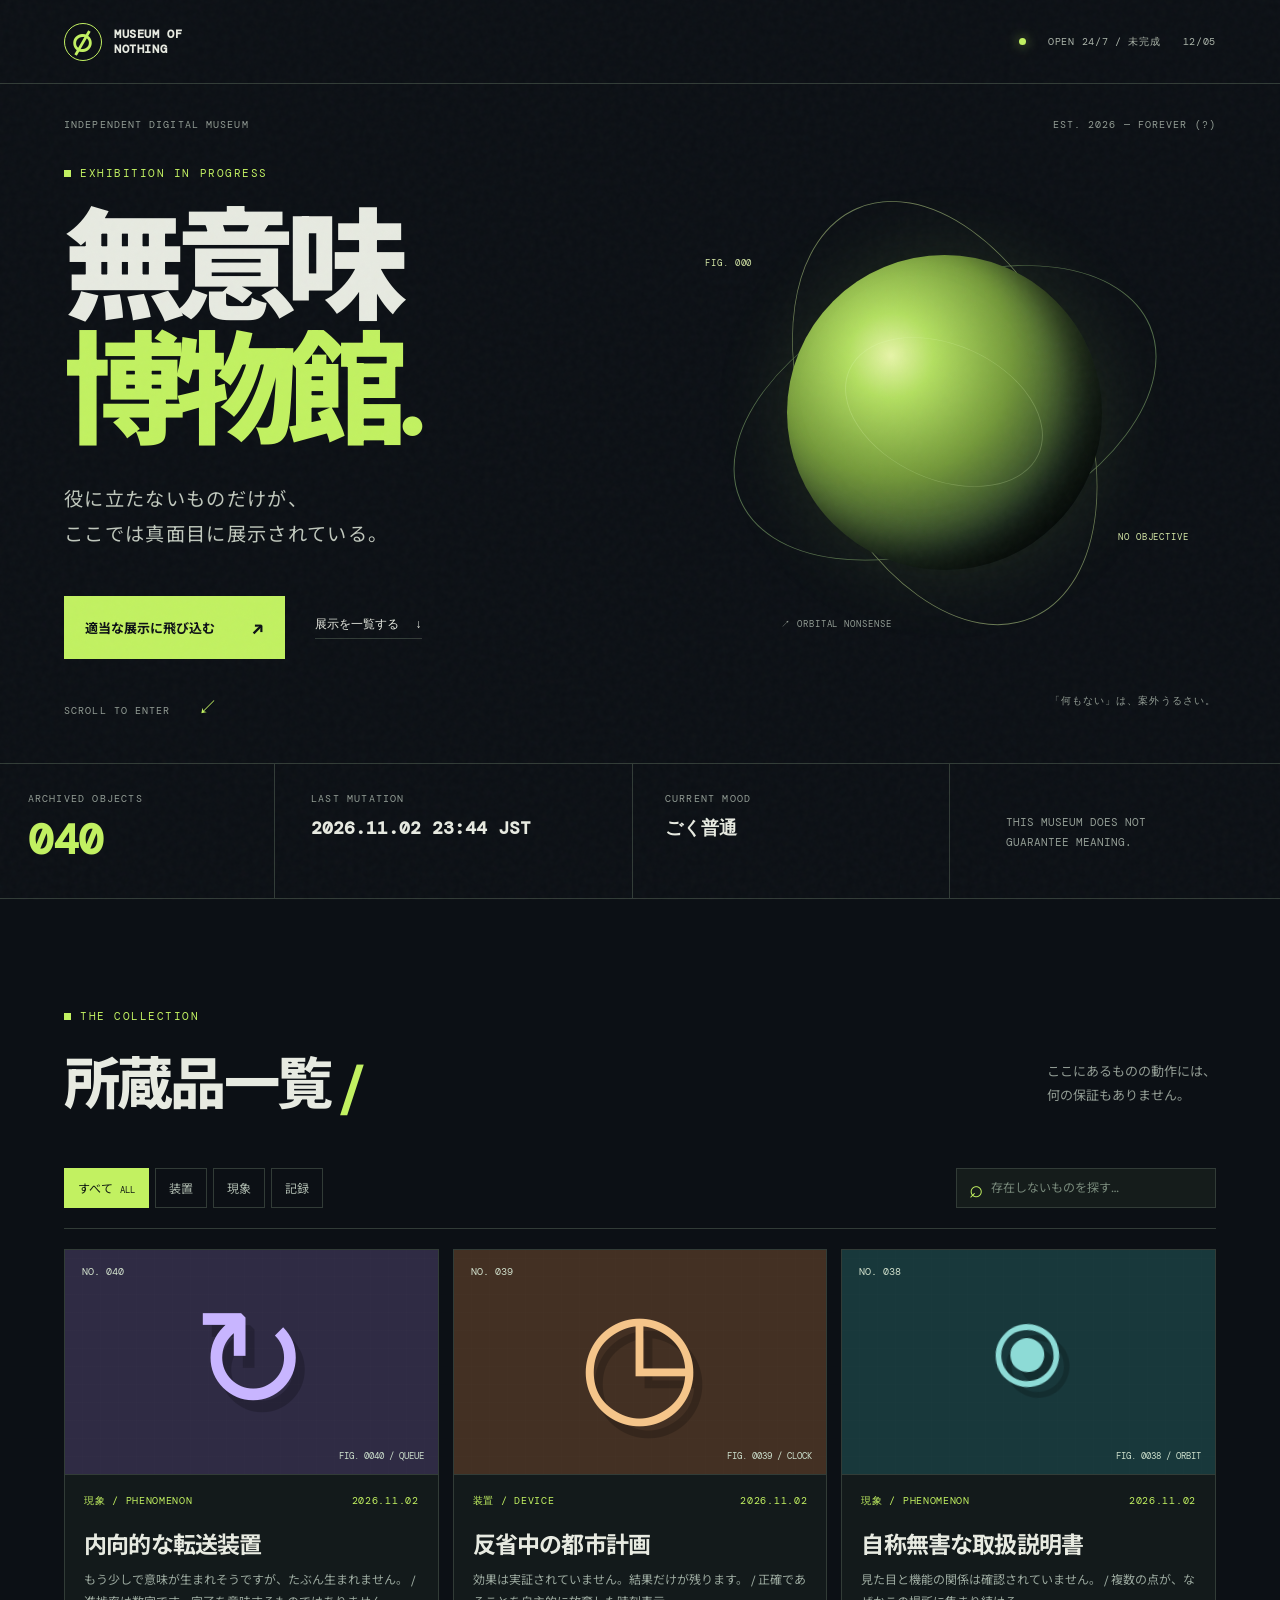
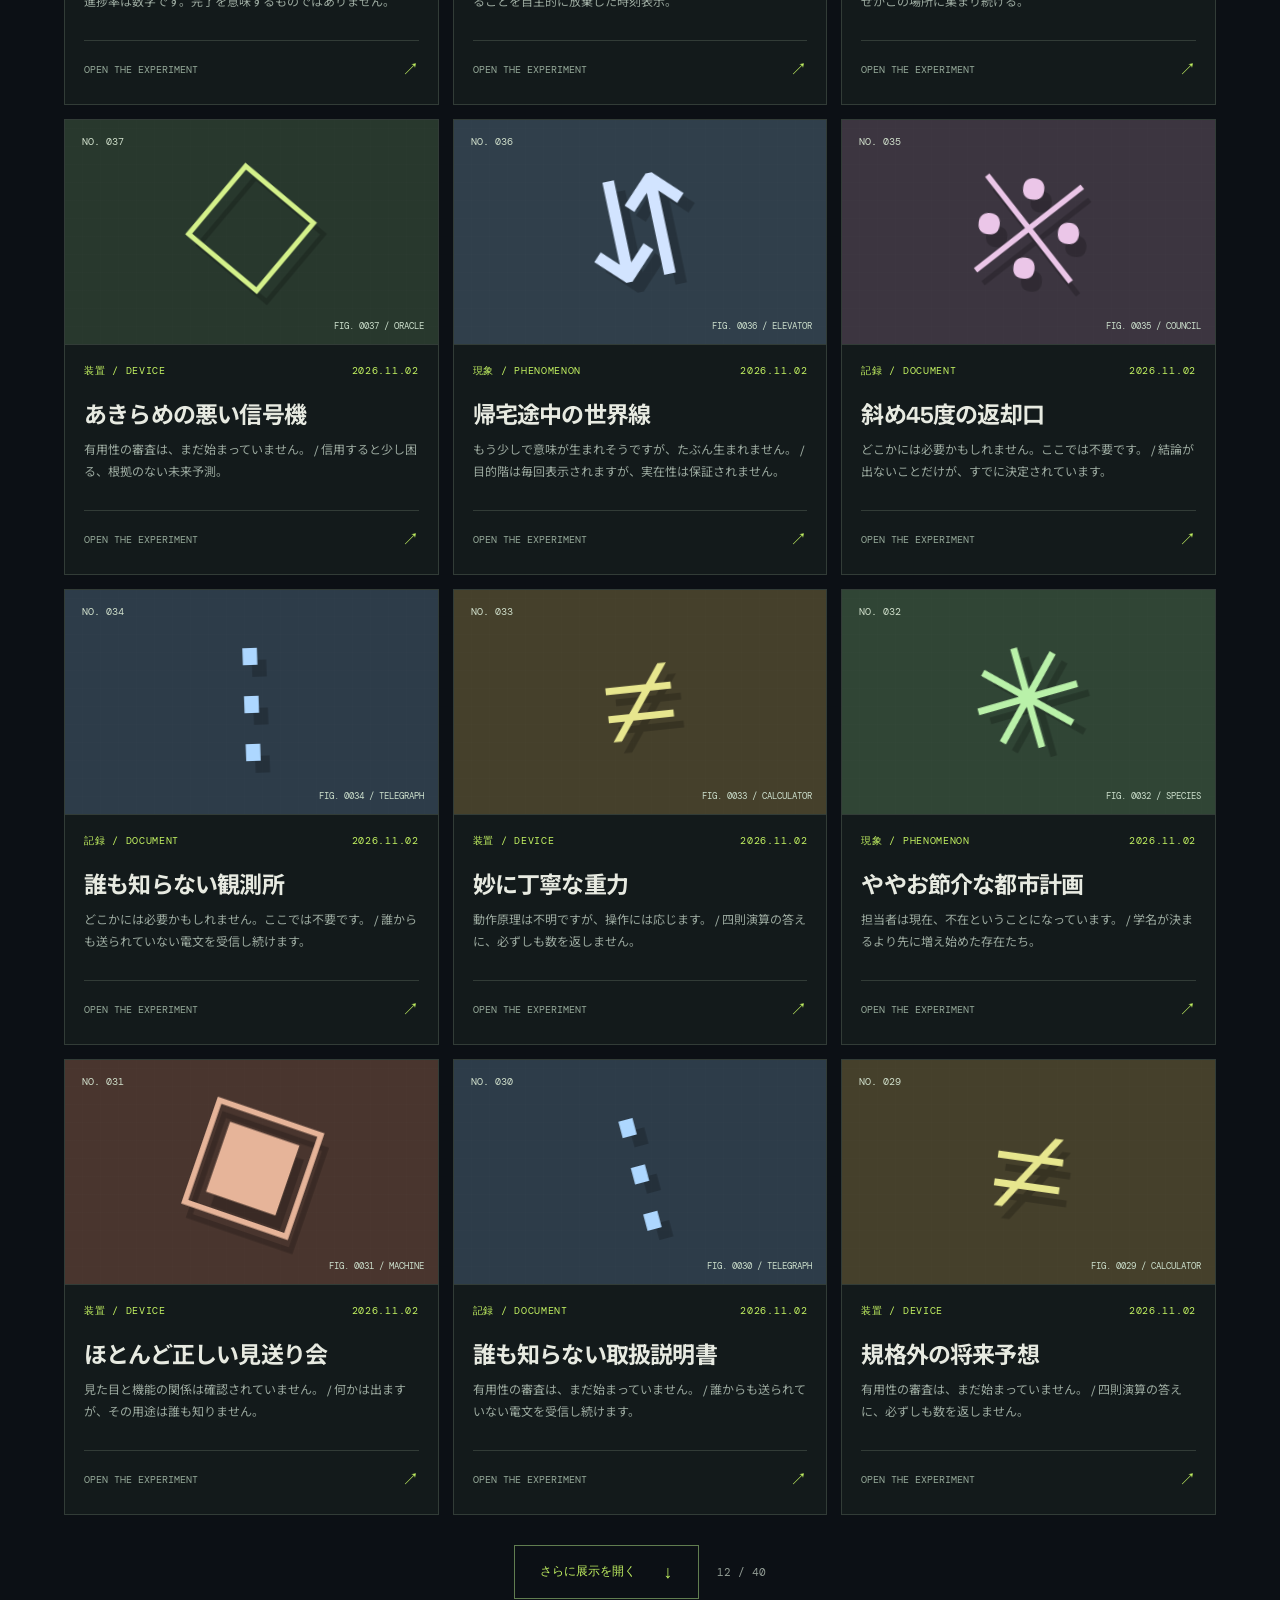
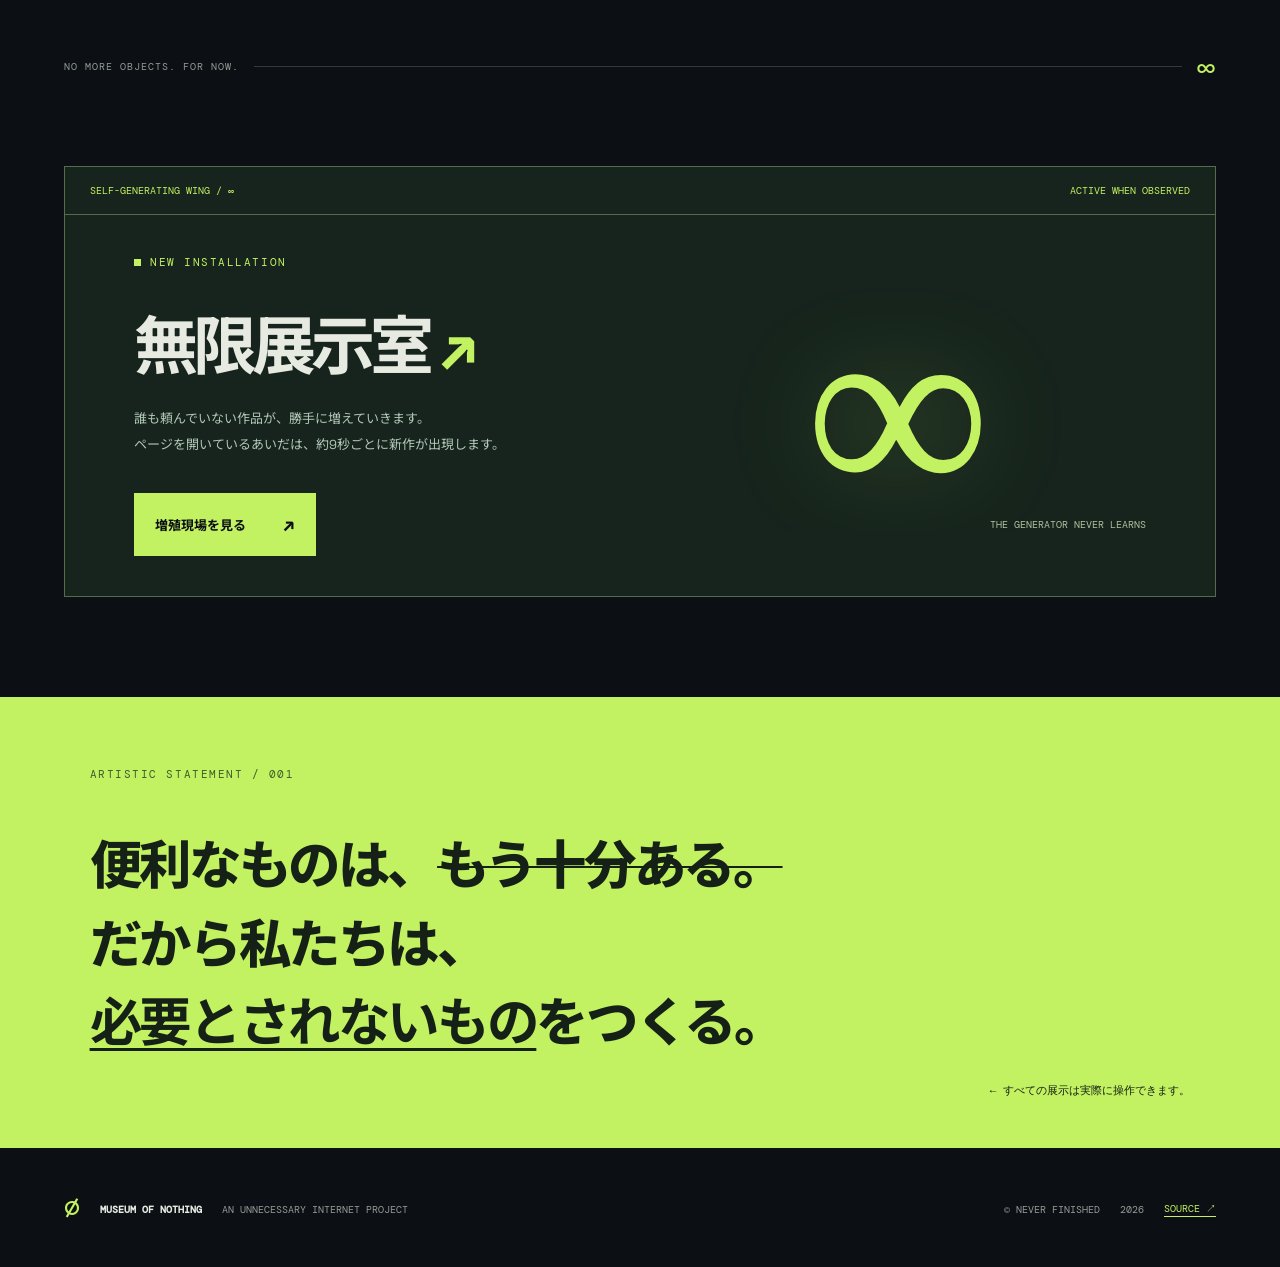
<file: index.html>
<!doctype html>
<html lang="ja">
<head>
  <meta charset="utf-8">
  <meta name="viewport" content="width=device-width, initial-scale=1">
  <meta name="theme-color" content="#0c1015">
  <meta name="description" content="役に立たない実験を蒐集する、無意味博物館。触るたびに何かが起こる。">
  <meta property="og:title" content="無意味博物館 — THE MUSEUM OF NOTHING">
  <meta property="og:description" content="説明不能な小さな装置と、終わらない実験のための場所。">
  <link rel="icon" href="assets/favicon.svg" type="image/svg+xml">
  <link rel="stylesheet" href="assets/style.css">
  <title>無意味博物館 | MUSEUM OF NOTHING</title>
</head>
<body>
  <div class="grain" aria-hidden="true"></div>
  <div class="shell">
    <header class="masthead">
      <a href="./" class="brand" aria-label="無意味博物館 トップ"><span class="brand-mark">∅</span><span>MUSEUM OF<br>NOTHING</span></a>
      <div class="mast-right"><span class="blink-dot"></span><span>OPEN 24/7 / 未完成</span><span id="date-jst"></span></div>
    </header>
    <main>
      <section class="hero" aria-labelledby="main-title">
        <div class="hero-top"><span>INDEPENDENT DIGITAL MUSEUM</span><span>EST. 2026 — FOREVER (?)</span></div>
        <div class="hero-main">
          <div class="hero-text">
            <p class="eyebrow"><span class="square"></span>EXHIBITION IN PROGRESS</p>
            <h1 id="main-title">無意味<br><span>博物館</span><span class="period">.</span></h1>
            <p class="hero-sub">役に立たないものだけが、<br>ここでは真面目に展示されている。</p>
            <div class="hero-actions"><button class="primary" id="surprise">適当な展示に飛び込む <span>↗</span></button><a class="minor-link" href="#collection">展示を一覧する <span>↓</span></a></div>
          </div>
          <div class="specimen" aria-label="回転する無意味な標本" role="img">
            <div class="specimen-ring ring-1"></div><div class="specimen-ring ring-2"></div>
            <div class="specimen-orb"><div class="orb-inner"></div></div>
            <span class="specimen-label label-a">FIG. 000</span><span class="specimen-label label-b">NO OBJECTIVE</span><span class="specimen-label label-c">↗ ORBITAL NONSENSE</span>
          </div>
        </div>
        <div class="hero-bottom"><span>SCROLL TO ENTER <span class="arrow-down">↙</span></span><span>「何もない」は、案外うるさい。</span></div>
      </section>
      <section class="counter-strip" aria-label="博物館の状態">
        <div><span class="counter-label">ARCHIVED OBJECTS</span><strong id="total">000</strong></div>
        <div><span class="counter-label">LAST MUTATION</span><strong id="lastupdate" class="counter-small">—</strong></div>
        <div><span class="counter-label">CURRENT MOOD</span><strong class="counter-small" id="mood">計測不能</strong></div>
        <div class="counter-aside">THIS MUSEUM DOES NOT<br>GUARANTEE MEANING.</div>
      </section>
      <section class="collection" id="collection">
        <div class="section-intro"><div><p class="eyebrow"><span class="square"></span>THE COLLECTION</p><h2>所蔵品一覧 <span>/</span></h2></div><p>ここにあるものの動作には、<br>何の保証もありません。</p></div>
        <div class="toolbar"><div class="filters" id="filters"><button class="chip is-active" data-filter="all">すべて <span>ALL</span></button><button class="chip" data-filter="machine">装置</button><button class="chip" data-filter="simulation">現象</button><button class="chip" data-filter="document">記録</button></div><label class="search"><span>⌕</span><input id="search" placeholder="存在しないものを探す…" aria-label="展示を検索"></label></div>
        <div class="collection-grid" id="gallery" aria-live="polite"></div>
        <div class="load-more-wrap"><button id="load-more" class="load-more" hidden>さらに展示を開く <span>↓</span></button><span id="visible-info">0 / 0</span></div>
        <div class="collection-end"><span>NO MORE OBJECTS. FOR NOW.</span><div class="line"></div><span>∞</span></div>
      </section>
      <section class="live-wing">
        <div class="wing-top"><span>SELF-GENERATING WING / ∞</span><span>ACTIVE WHEN OBSERVED</span></div>
        <div class="wing-body"><div><p class="eyebrow"><span class="square"></span>NEW INSTALLATION</p><h2>無限展示室<span> ↗</span></h2><p>誰も頼んでいない作品が、勝手に増えていきます。<br>ページを開いているあいだは、約9秒ごとに新作が出現します。</p><a class="primary" href="infinite.html">増殖現場を見る <span>↗</span></a></div><div class="wing-ornament"><span>∞</span><small>THE GENERATOR NEVER LEARNS</small></div></div>
      </section>
      <section class="manifesto"><span class="eyebrow">ARTISTIC STATEMENT / 001</span><p>便利なものは、<em>もう十分ある。</em><br>だから私たちは、<br><strong>必要とされないもの</strong>をつくる。</p><div>← すべての展示は実際に操作できます。</div></section>
    </main>
    <footer><div><span class="footer-symbol">∅</span><strong>MUSEUM OF NOTHING</strong><span>AN UNNECESSARY INTERNET PROJECT</span></div><div>© NEVER FINISHED <span id="footer-year">2026</span><a href="https://github.com/lovingthenhk-cpu/perpetual-nonsense-lab" target="_blank" rel="noopener">SOURCE ↗</a></div></footer>
  </div>
  <div id="exhibit-modal" class="modal" aria-hidden="true">
    <div class="modal-bar"><div class="modal-bar-left"><span class="modal-icon">∅</span><span id="modal-code">MUSEUM / EXHIBIT 000</span></div><button class="modal-close" id="close" aria-label="展示を閉じる">CLOSE <span>×</span></button></div>
    <div class="modal-viewport"><div class="modal-info"><span id="modal-type" class="eyebrow"></span><h2 id="modal-title"></h2><p id="modal-description"></p><span id="modal-instruction"></span></div><div id="experiment" class="experiment"></div></div>
    <div class="modal-bottom"><span>INTERACTIVE OBJECT / NO WARRANTY</span><button id="another">次の展示へ ↗</button></div>
  </div>
  <script src="assets/app.js" defer></script>
</body>
</html>
</file>
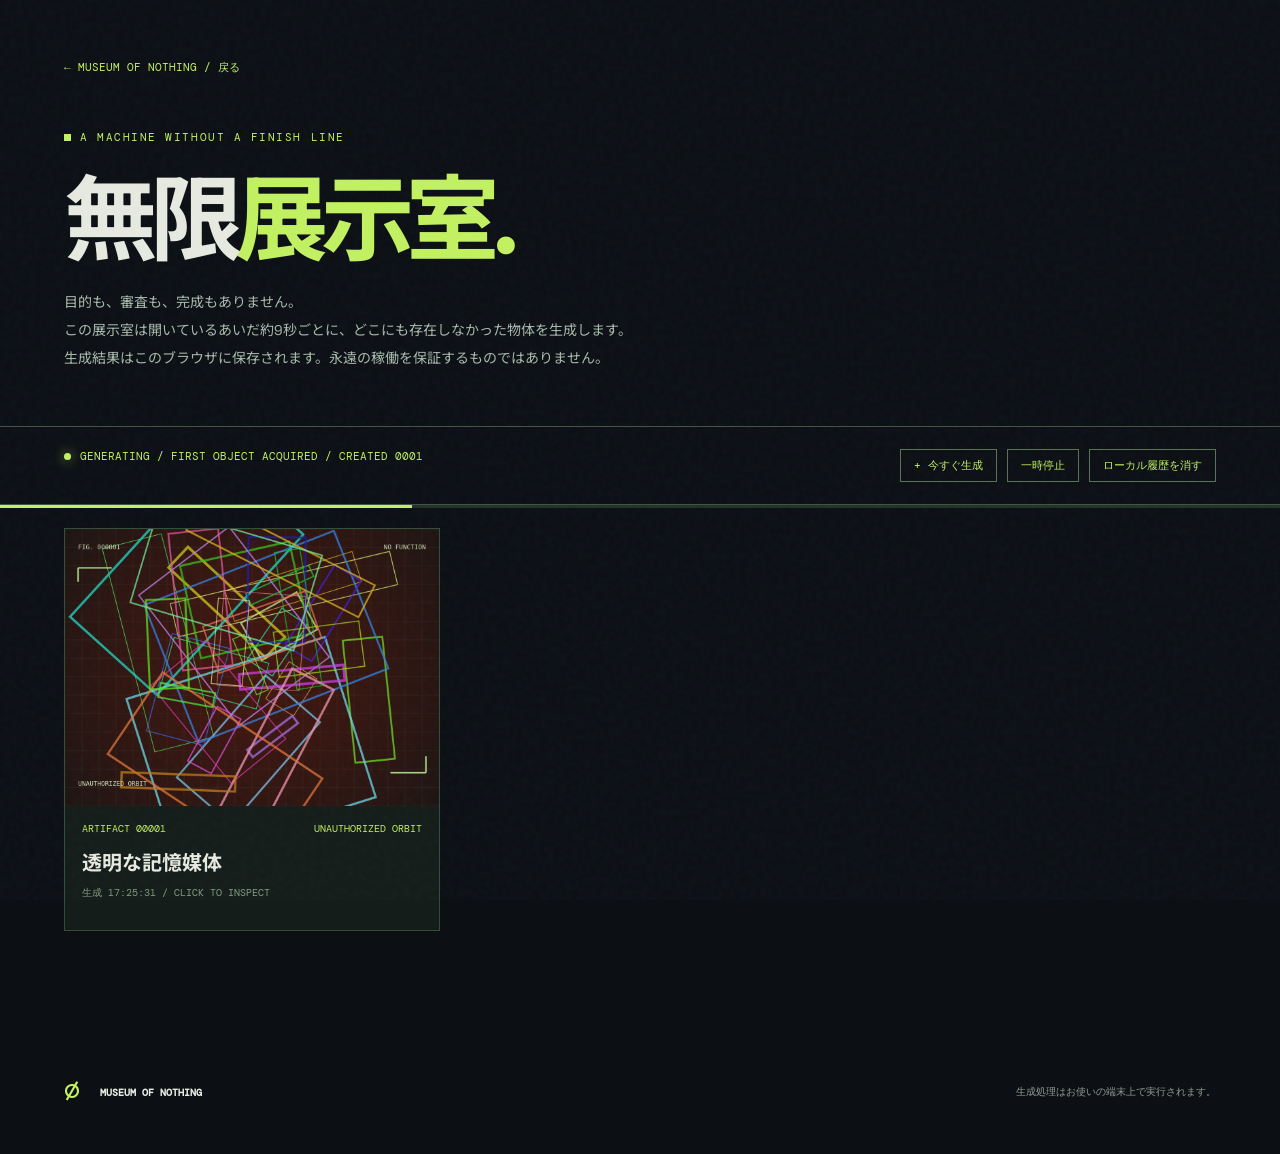
<file: infinite.html>
<!doctype html>
<html lang="ja">
<head><meta charset="utf-8"><meta name="viewport" content="width=device-width,initial-scale=1"><meta name="theme-color" content="#0c1015">
<title>無限展示室 | 無意味博物館</title><link rel="icon" href="assets/favicon.svg" type="image/svg+xml"><link rel="stylesheet" href="assets/style.css">
<style>
.infinite-head{padding:55px 5% 40px;border-bottom:1px solid #425346}.infinite-head .back{font:11px var(--mono);color:var(--acid);display:inline-block;margin-bottom:55px}.infinite-head h1{font-size:clamp(46px,7.3vw,108px);line-height:1.1;letter-spacing:-.08em;margin:15px 0}.infinite-head h1 span{color:var(--acid)}.infinite-head>p{color:#a9b9ad;line-height:2;font-size:14px}.infinite-status{display:flex;justify-content:space-between;flex-wrap:wrap;gap:20px;padding:22px 5%;border-bottom:1px solid #425346;font:11px var(--mono);color:var(--acid)}.infinite-controls{display:flex;gap:10px;flex-wrap:wrap}.infinite-controls button{padding:8px 13px;background:transparent;color:var(--acid);border:1px solid #5a7255;font:11px var(--mono)}.infinite-controls button:hover{background:var(--acid);color:#112016}.infinite-progress{height:3px;background:#233126}.infinite-progress div{height:100%;background:var(--acid);width:0}.infinite-grid{display:grid;grid-template-columns:repeat(3,minmax(0,1fr));gap:12px;padding:20px 5% 100px}.infinite-card{background:#141d1a;border:1px solid #344d3b;overflow:hidden;cursor:pointer;text-align:left;color:var(--ink);padding:0}.infinite-card:hover{border-color:var(--acid)}.infinite-card canvas{display:block;width:100%;height:auto;aspect-ratio:1.35;background:#12211c}.infinite-info{padding:16px 17px 20px}.infinite-info .ii-top{display:flex;justify-content:space-between;color:var(--acid);font:10px var(--mono)}.infinite-info h2{font-size:20px;margin:12px 0 0}.infinite-info p{color:#839c86;font:10px var(--mono)}.infinite-void{padding:60px 5%;color:var(--muted);font:13px var(--mono)}#detail{position:fixed;inset:0;background:#0b1110eb;z-index:150;display:none;align-items:center;justify-content:center;padding:20px}#detail.open{display:flex}.detail-box{width:min(920px,100%);background:#17231d;border:1px solid #6d865f;padding:22px}.detail-bar{display:flex;justify-content:space-between;align-items:center;gap:20px;margin-bottom:15px}.detail-bar h2{margin:0;font-size:23px}.detail-bar button{background:none;border:0;color:var(--acid);font:17px var(--mono)}#detailcanvas{display:block;width:100%;height:auto;background:#0e1613;aspect-ratio:1.55}.detail-note{font:11px var(--mono);color:#b0c4aa;margin-top:12px}@media(max-width:850px){.infinite-grid{grid-template-columns:repeat(2,minmax(0,1fr))}}@media(max-width:550px){.infinite-grid{grid-template-columns:1fr}.infinite-status{gap:15px}}
</style></head>
<body><div class="grain"></div><div class="shell">
<div class="infinite-head"><a class="back" href="./">← MUSEUM OF NOTHING / 戻る</a><div class="eyebrow"><span class="square"></span>A MACHINE WITHOUT A FINISH LINE</div><h1>無限<span>展示室</span><span style="color:var(--acid)">.</span></h1><p>目的も、審査も、完成もありません。<br>この展示室は開いているあいだ約9秒ごとに、どこにも存在しなかった物体を生成します。<br>生成結果はこのブラウザに保存されます。永遠の稼働を保証するものではありません。</p></div>
<div class="infinite-status"><div><span class="blink-dot" style="display:inline-block;margin-right:9px"></span><span id="live-state">GENERATING</span> / CREATED <span id="live-count">0000</span></div><div class="infinite-controls"><button id="make">+ 今すぐ生成</button><button id="pause">一時停止</button><button id="clear">ローカル履歴を消す</button></div></div>
<div class="infinite-progress"><div id="pulse"></div></div>
<div id="infinite-grid" class="infinite-grid"></div>
<div id="detail" role="dialog" aria-modal="true" aria-label="生成作品"><div class="detail-box"><div class="detail-bar"><h2 id="detail-title"></h2><button id="detail-close" aria-label="閉じる">× CLOSE</button></div><canvas id="detailcanvas" width="900" height="580"></canvas><p class="detail-note">NO. <span id="detail-seed"></span> — 意味の検索に失敗しました。</p></div></div>
<footer><div><span class="footer-symbol">∅</span><strong>MUSEUM OF NOTHING</strong></div><div>生成処理はお使いの端末上で実行されます。</div></footer></div>
<script src="assets/infinite.js" defer></script></body></html>
</file>
<file: assets/style.css>
@import url('https://fonts.googleapis.com/css2?family=DM+Mono:wght@400;500&family=Space+Grotesk:wght@400;500;600;700&family=Noto+Sans+JP:wght@400;500;600;700;900&display=swap');
:root{--bg:#0c1015;--ink:#e7eae1;--muted:#929c94;--line:#323c37;--acid:#c2f161;--dark:#182018;--panel:#171e21;--mono:'DM Mono',monospace;--sans:'Space Grotesk','Noto Sans JP',sans-serif}
*{box-sizing:border-box}html{scroll-behavior:smooth}body{margin:0;background:var(--bg);color:var(--ink);font-family:var(--sans);-webkit-font-smoothing:antialiased}button,input{font:inherit}button{cursor:pointer}a{color:inherit;text-decoration:none}::selection{background:var(--acid);color:#0e1513}.grain{pointer-events:none;position:fixed;inset:0;z-index:80;opacity:.045;background-image:url("data:image/svg+xml,%3Csvg viewBox='0 0 180 180' xmlns='http://www.w3.org/2000/svg'%3E%3Cfilter id='n'%3E%3CfeTurbulence type='fractalNoise' baseFrequency='.8' numOctaves='3' stitchTiles='stitch'/%3E%3C/filter%3E%3Crect width='100%25' height='100%25' filter='url(%23n)' opacity='.65'/%3E%3C/svg%3E")}.shell{max-width:1600px;margin:auto}.masthead{height:84px;border-bottom:1px solid var(--line);display:flex;align-items:center;justify-content:space-between;padding:0 5%;}.brand{display:flex;gap:12px;align-items:center;font:700 12px/1.2 var(--mono);letter-spacing:.05em}.brand-mark{display:grid;place-items:center;border:1px solid var(--acid);color:var(--acid);height:38px;width:38px;border-radius:50%;font:42px/1 Georgia}.mast-right{display:flex;gap:22px;align-items:center;color:#acb5aa;font:10px var(--mono);letter-spacing:.07em}.blink-dot{width:7px;height:7px;border-radius:50%;background:var(--acid);box-shadow:0 0 12px #c2f161aa;animation:blink 2s step-end infinite}@keyframes blink{50%{opacity:.15}}
.hero{min-height:680px;padding:34px 5% 24px;border-bottom:1px solid var(--line);position:relative;overflow:hidden}.hero-top,.hero-bottom{display:flex;justify-content:space-between;font:10px var(--mono);letter-spacing:.11em;color:var(--muted)}.hero-main{display:grid;grid-template-columns:1.12fr 1fr;align-items:center;min-height:563px}.hero-text{position:relative;z-index:2}.eyebrow{display:flex;align-items:center;gap:9px;font:11px var(--mono);letter-spacing:.14em;color:var(--acid);margin:0 0 26px}.square{display:inline-block;background:var(--acid);width:7px;height:7px}.hero h1{font-size:clamp(72px,9.5vw,154px);line-height:1.02;letter-spacing:-.09em;margin:0 0 26px;font-weight:900}.hero h1 span:not(.period){color:var(--acid)}.hero h1 .period{color:var(--acid);font-family:Georgia}.hero-sub{color:#c0c8bd;font-size:clamp(16px,1.5vw,20px);line-height:1.85;letter-spacing:.07em}.hero-actions{display:flex;align-items:center;gap:30px;margin-top:43px}.primary{display:flex;align-items:center;gap:37px;background:var(--acid);color:#0c1015;padding:18px 20px;border:1px solid var(--acid);font-weight:700;font-size:13px;transition:transform .2s,background .2s}.primary:hover{transform:translateY(-3px);background:#d7ff8a}.primary span{font-size:19px}.minor-link{font:12px var(--mono);border-bottom:1px solid var(--line);padding-bottom:5px}.minor-link span{margin-left:9px}.specimen{position:relative;width:100%;height:min(520px,42vw);display:grid;place-items:center}.specimen-ring{position:absolute;border:1px solid #536c4a;border-radius:50%;width:82%;aspect-ratio:1;transform:rotate(-23deg) scaleY(.58);animation:orbit 24s linear infinite}.ring-2{transform:rotate(67deg) scaleY(.61);animation:orbit2 19s linear infinite;border-color:#6c7c55}.specimen-orb{width:58%;aspect-ratio:1;background:radial-gradient(circle at 33% 32%,#e7f4a9 0%,#b3df61 14%,#74993a 40%,#243625 68%,#08110e 80%);border-radius:50%;box-shadow:0 0 80px #a0d65a20,inset -27px -20px 33px #0008;animation:float 6s ease-in-out infinite;position:relative}.orb-inner{position:absolute;inset:17%;border-radius:50%;border:1px solid #e4ffbe3a;transform:rotate(24deg) scaleY(.65)}.specimen-label{position:absolute;color:#d7eaa8;font:9px var(--mono);letter-spacing:.1em}.label-a{left:6%;top:20%}.label-b{right:5%;bottom:25%}.label-c{left:20%;bottom:8%;color:var(--muted)}@keyframes orbit{to{transform:rotate(337deg) scaleY(.58)}}@keyframes orbit2{to{transform:rotate(427deg) scaleY(.61)}}@keyframes float{50%{transform:translateY(-16px)}}.hero-bottom .arrow-down{margin-left:20px;font-size:20px;color:var(--acid)}
.counter-strip{display:grid;grid-template-columns:1fr 1.3fr 1.15fr 1.2fr;min-height:135px;border-bottom:1px solid var(--line)}.counter-strip>div{padding:28px 16px 24px 10%;border-right:1px solid var(--line);display:flex;flex-direction:column;gap:14px}.counter-strip>div:last-child{border:0;padding-left:17%;justify-content:center}.counter-label{font:10px var(--mono);letter-spacing:.12em;color:var(--muted)}.counter-strip strong{font:600 42px var(--mono);color:var(--acid);line-height:1}.counter-strip strong.counter-small{font-size:18px;color:var(--ink)}.counter-aside{font:11px/1.8 var(--mono);color:var(--muted)}
.collection{padding:110px 5% 80px}.section-intro{display:flex;justify-content:space-between;align-items:end;margin-bottom:48px}.section-intro .eyebrow{margin-bottom:16px}.section-intro h2{font-weight:800;font-size:clamp(32px,4.4vw,62px);letter-spacing:-.05em;margin:0}.section-intro h2 span{color:var(--acid)}.section-intro>p{font-size:13px;line-height:1.8;color:var(--muted)}.toolbar{display:flex;gap:15px;justify-content:space-between;align-items:center;border-bottom:1px solid var(--line);padding-bottom:20px;margin-bottom:20px}.filters{display:flex;gap:6px;flex-wrap:wrap}.chip{padding:10px 13px;border:1px solid var(--line);color:#acb8ad;background:transparent;font-size:12px}.chip span{font:9px var(--mono);margin-left:4px}.chip.is-active,.chip:hover{background:var(--acid);border-color:var(--acid);color:#121b13}.search{display:flex;align-items:center;background:#151c1b;border:1px solid var(--line);padding:0 12px;min-width:260px;height:40px}.search span{color:var(--acid);font-size:24px}.search input{width:100%;background:transparent;border:0;outline:0;color:var(--ink);font-size:12px;padding:8px}.search input::placeholder{color:#78897b}
.collection-grid{display:grid;grid-template-columns:repeat(3,minmax(0,1fr));gap:14px}.item{border:1px solid var(--line);position:relative;min-width:0;background:#131a1b;transition:border-color .22s,transform .22s}.item:hover{border-color:var(--acid);transform:translateY(-4px)}.item-art{height:225px;position:relative;overflow:hidden;display:grid;place-items:center;background:var(--art-bg,#22322a);border-bottom:1px solid var(--line)}.item-art:before{content:'';position:absolute;inset:0;opacity:.4;background:repeating-linear-gradient(0deg,transparent 0px,transparent 17px,#ffffff0b 18px),repeating-linear-gradient(90deg,transparent 0px,transparent 17px,#ffffff08 18px)}.glyph{font:normal clamp(90px,11vw,170px)/1 Georgia;filter:drop-shadow(9px 12px 0 #0003);transform:rotate(var(--tilt,0deg));transition:transform .5s}.item:hover .glyph{transform:rotate(calc(var(--tilt,0deg) + 20deg)) scale(1.11)}.art-index{position:absolute;top:15px;left:17px;font:10px var(--mono);color:#d1e0cc}.art-decor{position:absolute;bottom:12px;right:14px;font:9px var(--mono);color:#cde0cd}.item-bottom{padding:19px 19px 23px}.item-meta{display:flex;justify-content:space-between;color:var(--acid);font:10px var(--mono);letter-spacing:.07em;margin-bottom:18px}.item-bottom h3{margin:0 0 10px;font-size:23px;letter-spacing:-.035em}.item-bottom p{color:#9ba99f;font-size:12px;line-height:1.8;min-height:44px;margin:0 0 26px}.item-foot{display:flex;justify-content:space-between;align-items:center;border-top:1px solid var(--line);padding-top:17px;font:10px var(--mono);color:#95a999}.item-foot b{font-size:17px;color:var(--acid);font-weight:400}.item-open{position:absolute;inset:0;background:transparent;border:0;z-index:2;opacity:0}.item:focus-within{outline:2px solid var(--acid);outline-offset:2px}.collection-end{display:flex;align-items:center;gap:15px;color:var(--muted);font:10px var(--mono);letter-spacing:.1em;margin-top:48px}.collection-end .line{height:1px;background:var(--line);flex:1}.collection-end>span:last-child{font-size:30px;color:var(--acid)}.empty{grid-column:1/-1;text-align:center;padding:90px;color:var(--muted);border:1px dashed var(--line)}
.manifesto{background:var(--acid);color:#152016;min-height:405px;padding:70px 7% 50px;display:flex;flex-direction:column;justify-content:space-between}.manifesto .eyebrow{color:#3e5c2e}.manifesto p{font-size:clamp(28px,4.1vw,58px);font-weight:800;line-height:1.5;letter-spacing:-.045em;margin:20px 0}.manifesto em{font-style:normal;text-decoration:line-through;text-decoration-thickness:2px}.manifesto strong{text-decoration:underline;text-decoration-thickness:3px;text-underline-offset:7px}.manifesto>div{align-self:end;font:11px var(--mono)}footer{display:flex;justify-content:space-between;gap:30px;padding:43px 5%;font:10px var(--mono);color:var(--muted)}footer>div{display:flex;gap:20px;align-items:center}footer strong{color:var(--ink)}.footer-symbol{font:32px Georgia;color:var(--acid)}footer a{color:var(--acid);border-bottom:1px solid var(--acid)}
.modal{position:fixed;inset:0;z-index:120;background:#0b1014;display:none;flex-direction:column}.modal.is-open{display:flex}.modal-bar,.modal-bottom{height:65px;flex-shrink:0;border-bottom:1px solid #344039;display:flex;justify-content:space-between;align-items:center;padding:0 4%;font:10px var(--mono);letter-spacing:.1em}.modal-bar-left{display:flex;align-items:center;gap:12px}.modal-icon{display:grid;place-items:center;border-radius:50%;border:1px solid var(--acid);color:var(--acid);font:30px Georgia;width:32px;height:32px}.modal-close,.modal-bottom button{background:none;border:0;color:var(--acid);font:11px var(--mono);letter-spacing:.08em}.modal-close span{font-size:24px;vertical-align:middle;margin-left:10px}.modal-viewport{flex:1;min-height:0;display:grid;grid-template-columns:350px 1fr}.modal-info{border-right:1px solid var(--line);padding:55px 28px 25px 12%;display:flex;flex-direction:column}.modal-info h2{font-size:clamp(27px,3vw,47px);letter-spacing:-.04em;line-height:1.35;margin:0 0 23px}.modal-info p{color:#a6b2a8;line-height:1.95;font-size:14px}.modal-info>span:last-child{margin-top:auto;color:var(--acid);font:11px/1.8 var(--mono);padding-top:25px}.experiment{position:relative;min-height:410px;overflow:auto;background:#111b19;display:grid;place-items:center}.modal-bottom{height:55px;border-top:1px solid var(--line);border-bottom:0;color:var(--muted)}
.exp-button{border:1px solid var(--acid);background:var(--acid);color:#102016;padding:14px 20px;font:600 12px var(--mono);cursor:pointer}.exp-button:hover{background:transparent;color:var(--acid)}.exp-wrap{width:min(640px,90%);padding:40px 0;text-align:center}.exp-super{font:11px var(--mono);color:var(--acid);letter-spacing:.15em}.exp-big{font:700 clamp(46px,7vw,96px) var(--sans);letter-spacing:-.06em;line-height:1.2;margin:20px auto;color:#e2f4cb}.exp-desc{font:13px/2 var(--mono);color:#aabda9;margin:20px 0 30px}.exp-output{font:15px/2 var(--mono);padding:25px;margin:25px auto;background:#1b2a25;border:1px solid #4b6752;max-width:540px;word-break:break-word}.exp-canvas{display:block;width:100%;height:100%;min-height:360px;cursor:crosshair;touch-action:manipulation}.exp-display{font:700 clamp(55px,9vw,125px)/1.15 var(--mono);color:var(--acid);letter-spacing:-.08em}.exp-meter{height:18px;background:#344139;width:100%;margin:30px 0 14px;overflow:hidden}.exp-meter>div{height:100%;background:var(--acid);width:12%;transition:width .5s}.exp-form{text-align:left;border:1px solid #47614d;padding:25px 30px}.exp-form label{display:block;color:#b9cfb4;font:12px var(--mono);margin:20px 0}.exp-form input,.exp-form select{display:block;width:100%;margin-top:8px;border:1px solid #54705a;background:#13201b;color:var(--ink);padding:12px;font:14px var(--sans)}.exp-stamp{font:700 42px var(--mono);transform:rotate(-12deg);display:inline-block;color:var(--acid);border:5px double var(--acid);padding:5px 12px;margin:30px}
@media(max-width:900px){.hero-main{grid-template-columns:1fr}.hero{min-height:730px}.specimen{height:300px;max-width:500px;margin:auto}.specimen-orb{width:170px}.specimen-ring{width:260px}.hero h1{font-size:clamp(76px,13vw,110px)}.counter-strip{grid-template-columns:repeat(2,1fr)}.counter-strip>div{border-bottom:1px solid var(--line)}.collection-grid{grid-template-columns:repeat(2,minmax(0,1fr))}.modal-viewport{grid-template-columns:260px 1fr}.modal-info{padding:40px 20px}.section-intro{align-items:start}.item-art{height:200px}}
@media(max-width:620px){.masthead{height:67px}.mast-right span:last-child,.hero-top span:last-child,.hero-bottom span:last-child,.counter-strip>div:last-child{display:none}.hero{min-height:790px}.hero-main{min-height:680px;align-content:center}.hero-text{padding-top:37px}.hero h1{font-size:clamp(66px,18vw,96px)}.hero-actions{gap:18px;flex-wrap:wrap}.specimen{margin-top:8px}.collection{padding-top:65px}.section-intro{display:block}.section-intro>p{margin-top:22px}.toolbar{display:block}.search{margin-top:14px;min-width:0}.collection-grid{grid-template-columns:1fr}.item-art{height:220px}.modal-viewport{display:block;overflow:auto}.modal-info{border-right:0;border-bottom:1px solid var(--line);padding:24px 6%}.modal-info h2{font-size:30px;margin-bottom:9px}.modal-info p{margin:0}.modal-info>span:last-child{display:none}.experiment{min-height:430px}.modal-bottom{height:55px}footer,footer>div{flex-wrap:wrap}.manifesto{padding:44px 6%}.counter-strip>div{padding:23px!important}.counter-strip strong{font-size:32px}}
@media(prefers-reduced-motion:reduce){*,*:before,*:after{scroll-behavior:auto!important;animation-duration:.01ms!important;transition-duration:.01ms!important}}
.live-wing{margin:0 5% 100px;border:1px solid #546c4c;background:#16241d}.wing-top{padding:17px 25px;border-bottom:1px solid #546c4c;display:flex;justify-content:space-between;gap:20px;font:10px var(--mono);color:var(--acid)}.wing-body{display:grid;grid-template-columns:1fr 1fr;padding:40px 6%;align-items:center;gap:20px}.wing-body h2{font-size:clamp(40px,5vw,75px);margin:10px 0 18px;letter-spacing:-.08em}.wing-body h2 span{color:var(--acid)}.wing-body p:not(.eyebrow){font-size:13px;line-height:2;color:#b1c7b7}.wing-body .primary{display:inline-flex;margin-top:22px}.wing-ornament{position:relative;display:grid;place-items:center;height:250px;overflow:hidden}.wing-ornament span{font:260px/1 Georgia;color:var(--acid);text-shadow:0 0 95px #c2f16140;animation:float 5s ease-in-out infinite}.wing-ornament small{position:absolute;bottom:0;right:0;color:#afc09e;font:10px var(--mono)}@media(max-width:620px){.live-wing{margin:0 5% 60px}.wing-body{grid-template-columns:1fr}.wing-top span:last-child{display:none}.wing-ornament{height:140px}.wing-ornament span{font-size:150px}}
.load-more-wrap{display:flex;align-items:center;justify-content:center;gap:18px;padding:30px 0 0;font:11px var(--mono);color:var(--muted)}.load-more-wrap:has(.load-more[hidden]){padding-top:13px}.load-more{background:transparent;border:1px solid #617d50;color:var(--acid);padding:14px 25px;font:12px var(--mono)}.load-more:hover{background:var(--acid);color:#172016}.load-more span{font-size:18px;margin-left:20px;vertical-align:middle}
</file>
